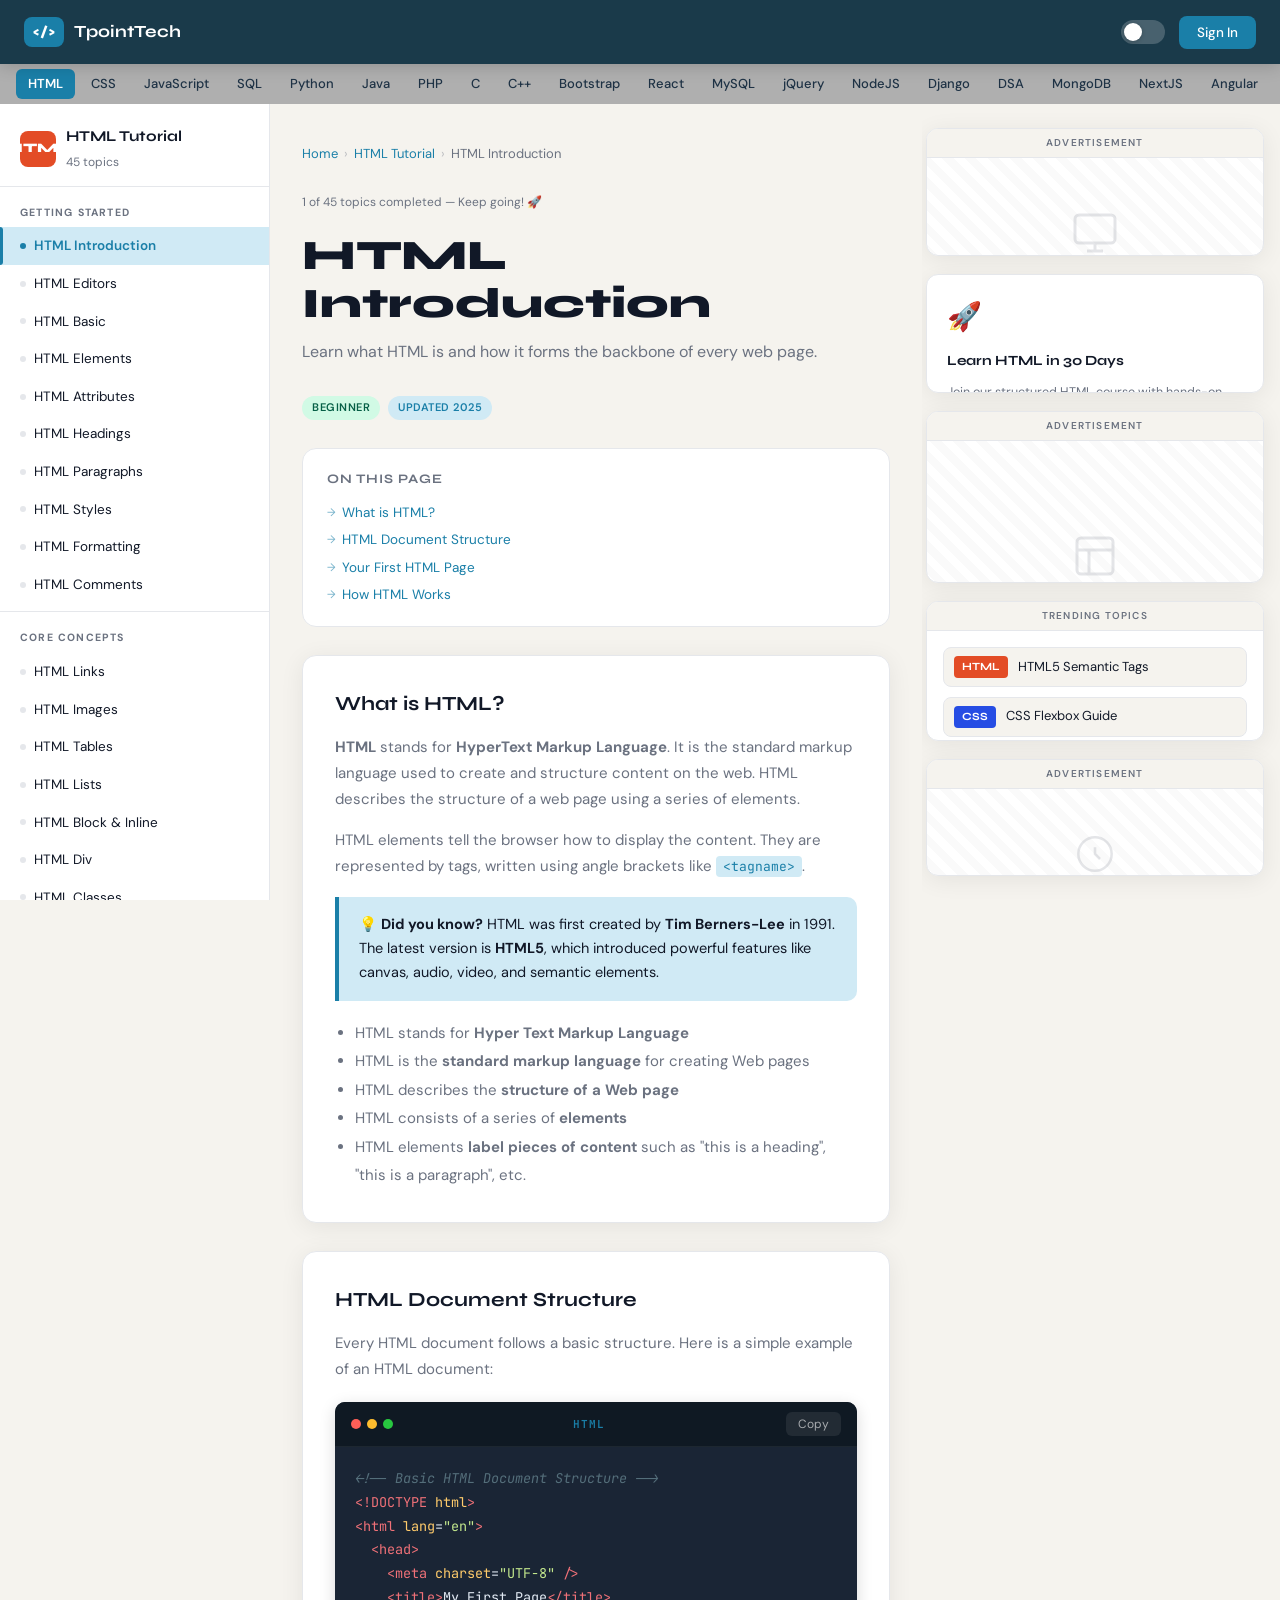
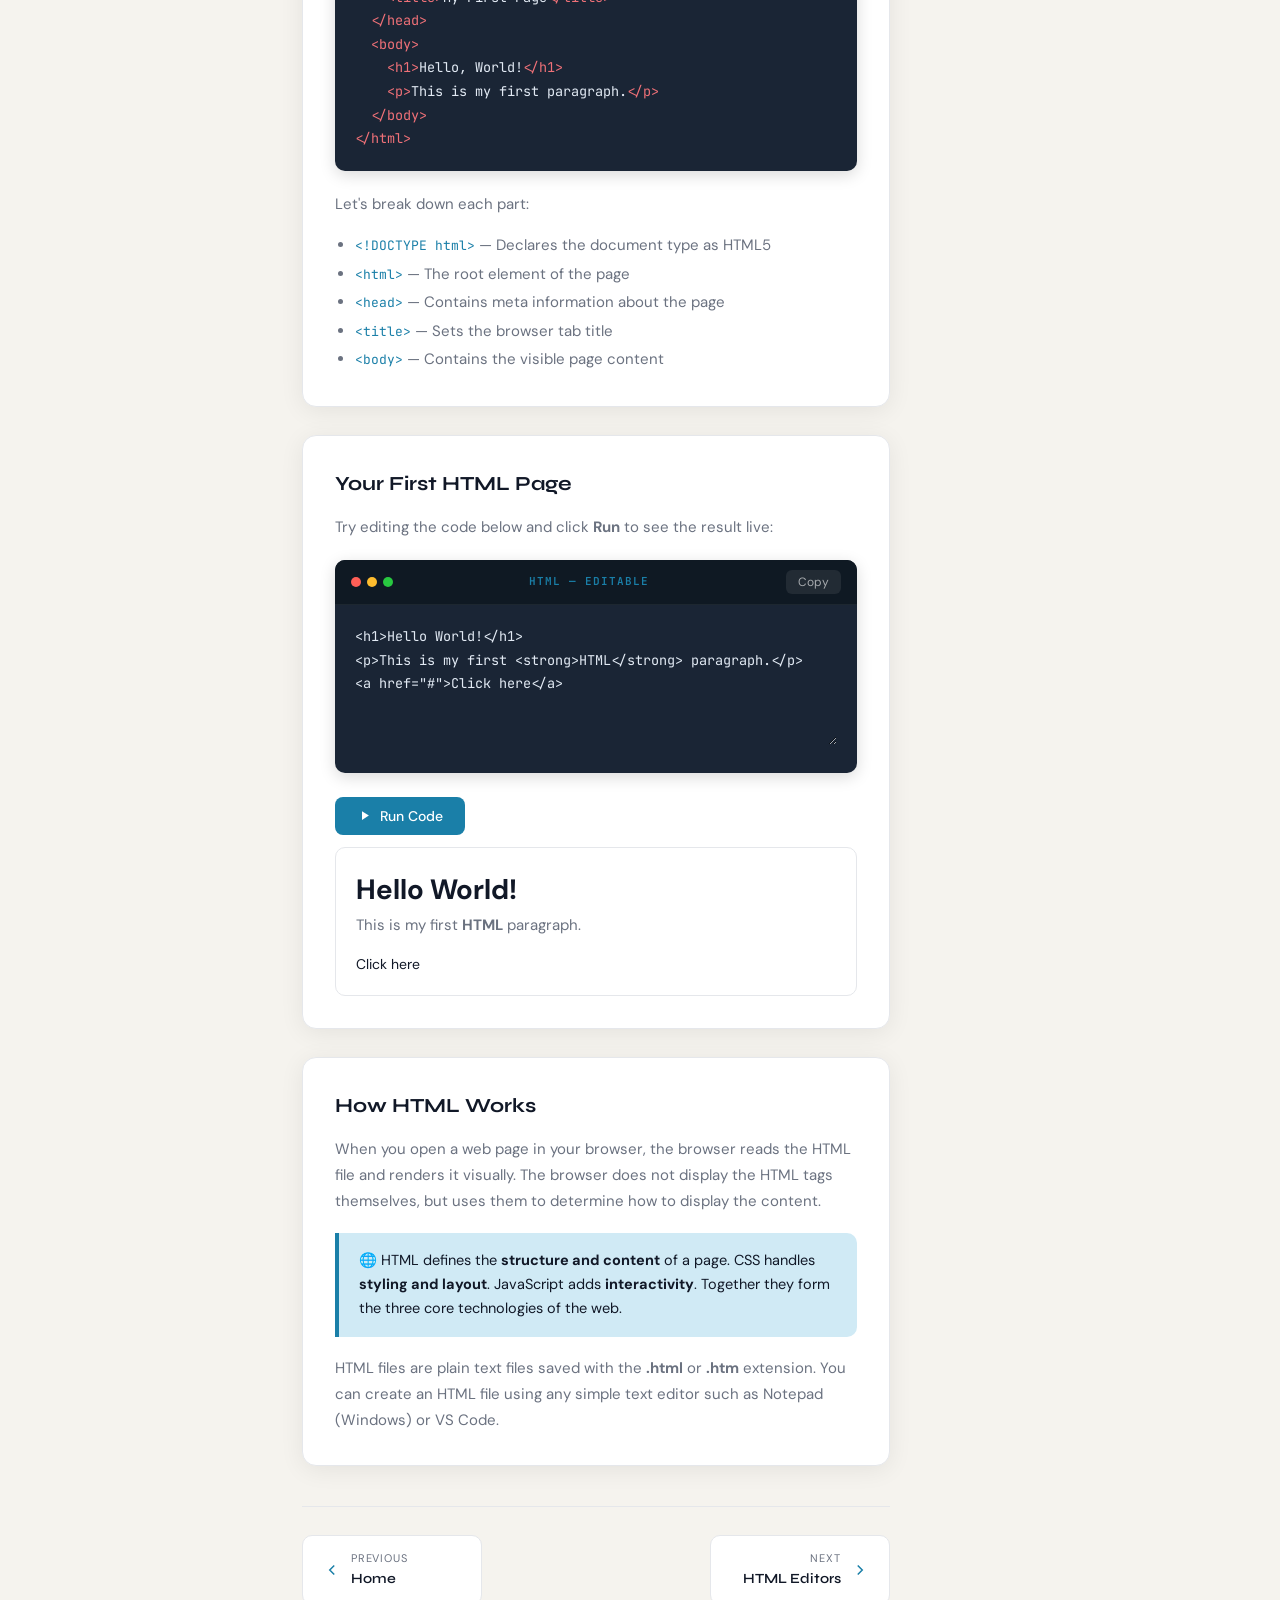
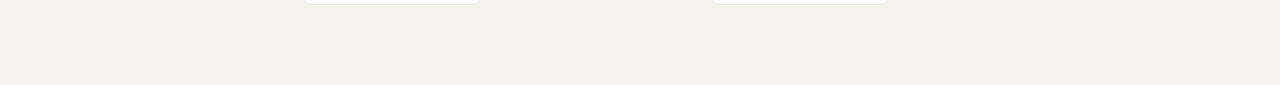
<file: html-page.html>
<!DOCTYPE html>
<html lang="en">
<head>
  <meta charset="UTF-8" />
  <meta name="viewport" content="width=device-width, initial-scale=1.0"/>
  <title>HTML Tutorial — TpointTech</title>
  <link href="https://fonts.googleapis.com/css2?family=Syne:wght@400;600;700;800&family=DM+Sans:ital,wght@0,300;0,400;0,500;1,300&family=JetBrains+Mono:wght@400;500&display=swap" rel="stylesheet"/>
  <style>
    :root {
      --bg:           #f5f3ee;
      --bg-card:      #ffffff;
      --bg-nav:       #1a3a4a;
      --bg-footer:    #1e2d3d;
      --bg-sidebar:   #ffffff;
      --text-primary: #111827;
      --text-muted:   #6b7280;
      --text-nav:     #e2eff8;
      --accent:       #1a7fa8;
      --accent-light: #d0eaf5;
      --border:       #e5e7eb;
      --shadow:       0 4px 24px rgba(0,0,0,0.07);
      --radius:       14px;
      --transition:   0.25s cubic-bezier(.4,0,.2,1);
      --sidebar-w:    270px;
      --topbar-h:     64px;
      --topics-h:     40px;
    }

    body.dark {
      --bg:           #0f1923;
      --bg-card:      #162233;
      --bg-nav:       #0a1520;
      --bg-footer:    #0a1520;
      --bg-sidebar:   #111e2b;
      --text-primary: #e8f0f7;
      --text-muted:   #8ba3b8;
      --border:       #1e3245;
      --accent-light: #0d2f45;
      --shadow:       0 4px 24px rgba(0,0,0,0.3);
    }

    *, *::before, *::after { box-sizing: border-box; margin: 0; padding: 0; }
    html { scroll-behavior: smooth; }
    body {
      font-family: 'DM Sans', sans-serif;
      background: var(--bg);
      color: var(--text-primary);
      line-height: 1.6;
      transition: background var(--transition), color var(--transition);
      overflow-x: hidden;
    }
    a { text-decoration: none; color: inherit; }

    /* ── NAVBAR ── */
    .navbar {
      position: fixed;
      top: 0; left: 0; right: 0;
      z-index: 200;
      background: var(--bg-nav);
      height: var(--topbar-h);
      box-shadow: 0 2px 16px rgba(0,0,0,0.18);
    }
    .nav-inner {
      max-width: 100%;
      padding: 0 24px;
      display: flex;
      align-items: center;
      justify-content: space-between;
      height: 100%;
      gap: 20px;
    }
    .nav-logo { display: flex; align-items: center; gap: 10px; flex-shrink: 0; }
    .logo-icon {
      background: var(--accent);
      color: #fff;
      font-family: 'Syne', sans-serif;
      font-weight: 800;
      font-size: 13px;
      padding: 5px 9px;
      border-radius: 8px;
    }
    .logo-text {
      font-family: 'Syne', sans-serif;
      font-weight: 700;
      font-size: 17px;
      color: #fff;
    }
    .nav-right { display: flex; align-items: center; gap: 14px; flex-shrink: 0; }
    .nav-btnn {
      background: var(--accent);
      color: #fff;
      border: none;
      padding: 8px 18px;
      border-radius: 8px;
      font-family: 'DM Sans', sans-serif;
      font-size: 13.5px;
      font-weight: 500;
      cursor: pointer;
      transition: opacity var(--transition);
    }
    .nav-btnn:hover { opacity: 0.85; }

    /* Theme Toggle */
    .theme-toggle { cursor: pointer; display: flex; align-items: center; }
    .theme-toggle input { display: none; }
    .toggle-track {
      width: 44px; height: 24px;
      background: rgba(255,255,255,0.2);
      border-radius: 12px;
      position: relative;
      transition: background var(--transition);
      display: flex; align-items: center; padding: 0 3px;
    }
    .theme-toggle input:checked + .toggle-track { background: var(--accent); }
    .toggle-thumb {
      width: 18px; height: 18px;
      background: #fff; border-radius: 50%;
      transition: transform var(--transition);
      box-shadow: 0 1px 4px rgba(0,0,0,0.2);
    }
    .theme-toggle input:checked + .toggle-track .toggle-thumb { transform: translateX(20px); }

    /* ── TOPICS BAR ── */
    .nav-topics {
      position: fixed;
      top: var(--topbar-h);
      left: 0; right: 0;
      z-index: 190;
      height: var(--topics-h);
      list-style: none;
      display: flex;
      align-items: center;
      gap: 4px;
      overflow-x: auto;
      padding: 0 16px;
      scrollbar-width: none;
      background: #afafaf;
    }
    .nav-topics::-webkit-scrollbar { display: none; }
    .nav-topics li a {
      font-size: 13px;
      font-weight: 500;
      padding: 5px 12px;
      border-radius: 6px;
      white-space: nowrap;
      color: #1e3245;
      transition: background var(--transition);
      display: block;
    }
    .nav-topics li a:hover,
    .nav-topics li a.active {
      background: rgba(26,63,90,0.15);
      color: #0a1f30;
      font-weight: 600;
    }
    .nav-topics li a.active {
      background: var(--accent);
      color: #fff;
    }

    /* ── LAYOUT ── */
    .page-layout {
      display: flex;
      margin-top: calc(var(--topbar-h) + var(--topics-h));
      min-height: calc(100vh - var(--topbar-h) - var(--topics-h));
    }

    /* ── SIDEBAR ── */
    .sidebar {
      width: var(--sidebar-w);
      flex-shrink: 0;
      position: fixed;
      top: calc(var(--topbar-h) + var(--topics-h));
      left: 0;
      bottom: 0;
      background: var(--bg-sidebar);
      border-right: 1px solid var(--border);
      overflow-y: auto;
      scrollbar-width: thin;
      scrollbar-color: var(--border) transparent;
      transition: background var(--transition), transform var(--transition);
      z-index: 100;
    }
    .sidebar::-webkit-scrollbar { width: 4px; }
    .sidebar::-webkit-scrollbar-track { background: transparent; }
    .sidebar::-webkit-scrollbar-thumb { background: var(--border); border-radius: 4px; }

    .sidebar-header {
      padding: 20px 20px 12px;
      border-bottom: 1px solid var(--border);
      display: flex;
      align-items: center;
      gap: 10px;
    }
    .sidebar-header .lang-icon {
      width: 36px; height: 36px;
      background: #e34c26;
      border-radius: 8px;
      display: flex; align-items: center; justify-content: center;
      color: #fff;
      font-weight: 800;
      font-family: 'Syne', sans-serif;
      font-size: 13px;
      flex-shrink: 0;
    }
    .sidebar-header h3 {
      font-family: 'Syne', sans-serif;
      font-size: 15px;
      font-weight: 700;
      color: var(--text-primary);
    }
    .sidebar-header span {
      font-size: 12px;
      color: var(--text-muted);
    }

    .sidebar-section { padding: 8px 0; border-bottom: 1px solid var(--border); }
    .sidebar-section:last-child { border-bottom: none; }

    .sidebar-section-title {
      padding: 10px 20px 6px;
      font-size: 10.5px;
      font-weight: 700;
      text-transform: uppercase;
      letter-spacing: 1.2px;
      color: var(--text-muted);
    }

    .sidebar-link {
      display: flex;
      align-items: center;
      gap: 8px;
      padding: 8px 20px;
      font-size: 13.5px;
      color: var(--text-primary);
      transition: background var(--transition), color var(--transition);
      cursor: pointer;
      position: relative;
    }
    .sidebar-link:hover {
      background: var(--accent-light);
      color: var(--accent);
    }
    .sidebar-link.active {
      background: var(--accent-light);
      color: var(--accent);
      font-weight: 600;
    }
    .sidebar-link.active::before {
      content: '';
      position: absolute;
      left: 0; top: 0; bottom: 0;
      width: 3px;
      background: var(--accent);
      border-radius: 0 3px 3px 0;
    }
    .sidebar-link .dot {
      width: 6px; height: 6px;
      border-radius: 50%;
      background: var(--border);
      flex-shrink: 0;
    }
    .sidebar-link.active .dot,
    .sidebar-link:hover .dot { background: var(--accent); }

    /* Mobile sidebar toggle */
    .sidebar-overlay {
      display: none;
      position: fixed;
      inset: 0;
      background: rgba(0,0,0,0.4);
      z-index: 99;
    }
    .sidebar-toggle {
      display: none;
      background: var(--accent);
      color: #fff;
      border: none;
      padding: 7px 12px;
      border-radius: 8px;
      cursor: pointer;
      font-size: 18px;
      line-height: 1;
    }

    /* ── MAIN CONTENT ── */
    .main-content {
      margin-left: var(--sidebar-w);
      flex: 1;
      padding: 40px 32px 80px;
      min-width: 0;
    }

    /* ── RIGHT AD COLUMN ── */
    .ad-column {
      width: 28%;
      flex-shrink: 0;
      padding: 24px 16px 24px 4px;
      display: flex;
      flex-direction: column;
      gap: 18px;
      position: sticky;
      top: calc(var(--topbar-h) + var(--topics-h));
      align-self: flex-start;
      max-height: calc(100vh - var(--topbar-h) - var(--topics-h));
      overflow-y: auto;
      scrollbar-width: none;
    }
    .ad-column::-webkit-scrollbar { display: none; }
    .ad-box {
      background: var(--bg-card);
      border: 1px solid var(--border);
      border-radius: 12px;
      overflow: hidden;
      box-shadow: var(--shadow);
    }
    .ad-box-label {
      font-size: 10px; font-weight: 600;
      text-transform: uppercase; letter-spacing: 1.2px;
      color: var(--text-muted); text-align: center;
      padding: 6px; border-bottom: 1px solid var(--border);
      background: var(--bg);
    }
    .ad-placeholder {
      display: flex; flex-direction: column;
      align-items: center; justify-content: center;
      gap: 8px; padding: 32px 16px; min-height: 200px;
      color: var(--text-muted); font-size: 13px; text-align: center;
      background: repeating-linear-gradient(45deg, transparent, transparent 8px, rgba(0,0,0,0.018) 8px, rgba(0,0,0,0.018) 16px);
    }
    body.dark .ad-placeholder {
      background: repeating-linear-gradient(45deg, transparent, transparent 8px, rgba(255,255,255,0.025) 8px, rgba(255,255,255,0.025) 16px);
    }
    .ad-placeholder svg { opacity: 0.18; margin-bottom: 4px; }
    .ad-placeholder p { opacity: 0.4; font-size: 12px; }
    .ad-promo { padding: 20px; display: flex; flex-direction: column; gap: 10px; }
    .ad-promo h4 { font-family: 'Syne', sans-serif; font-size: 14px; font-weight: 700; color: var(--text-primary); }
    .ad-promo p { font-size: 12.5px; color: var(--text-muted); line-height: 1.6; }
    .ad-promo-btn {
      display: block; width: 100%; background: var(--accent); color: #fff;
      text-align: center; padding: 9px 16px; border-radius: 8px;
      font-size: 13px; font-weight: 600; cursor: pointer; border: none;
      font-family: 'DM Sans', sans-serif; transition: opacity 0.2s;
    }
    .ad-promo-btn:hover { opacity: 0.85; }

    /* Breadcrumb */
    .breadcrumb {
      display: flex;
      align-items: center;
      gap: 6px;
      font-size: 13px;
      color: var(--text-muted);
      margin-bottom: 28px;
    }
    .breadcrumb a { color: var(--accent); }
    .breadcrumb .sep { opacity: 0.4; }

    /* Page Title */
    .page-title {
      font-family: 'Syne', sans-serif;
      font-size: clamp(28px, 4vw, 42px);
      font-weight: 800;
      color: var(--text-primary);
      line-height: 1.15;
      margin-bottom: 10px;
    }
    .page-subtitle {
      font-size: 16px;
      color: var(--text-muted);
      margin-bottom: 32px;
      line-height: 1.6;
    }

    /* Content Box */
    .content-box {
      background: var(--bg-card);
      border: 1px solid var(--border);
      border-radius: var(--radius);
      padding: 32px;
      margin-bottom: 28px;
      box-shadow: var(--shadow);
    }
    .content-box h2 {
      font-family: 'Syne', sans-serif;
      font-size: 20px;
      font-weight: 700;
      margin-bottom: 14px;
      color: var(--text-primary);
    }
    .content-box p {
      font-size: 15px;
      color: var(--text-muted);
      line-height: 1.75;
      margin-bottom: 14px;
    }
    .content-box p:last-child { margin-bottom: 0; }
    .content-box ul {
      padding-left: 20px;
      color: var(--text-muted);
      font-size: 15px;
      line-height: 1.9;
    }

    /* Highlight box */
    .highlight-box {
      background: var(--accent-light);
      border-left: 4px solid var(--accent);
      border-radius: 0 10px 10px 0;
      padding: 16px 20px;
      margin: 18px 0;
      font-size: 14.5px;
      color: var(--text-primary);
      line-height: 1.65;
    }

    /* Code Block */
    .code-block {
      background: #1a2535;
      border-radius: 10px;
      margin: 20px 0;
      overflow: hidden;
      box-shadow: 0 4px 16px rgba(0,0,0,0.15);
    }
    .code-header {
      display: flex;
      align-items: center;
      justify-content: space-between;
      padding: 10px 16px;
      background: #0f1923;
      border-bottom: 1px solid rgba(255,255,255,0.06);
    }
    .code-header .lang-tag {
      font-size: 11px;
      font-weight: 600;
      text-transform: uppercase;
      letter-spacing: 1px;
      color: var(--accent);
      font-family: 'JetBrains Mono', monospace;
    }
    .code-dots { display: flex; gap: 6px; }
    .code-dots span {
      width: 10px; height: 10px; border-radius: 50%;
    }
    .code-dots span:nth-child(1) { background: #ff5f57; }
    .code-dots span:nth-child(2) { background: #febc2e; }
    .code-dots span:nth-child(3) { background: #28c840; }

    .copy-btn {
      background: rgba(255,255,255,0.08);
      color: rgba(255,255,255,0.6);
      border: none;
      padding: 4px 12px;
      border-radius: 6px;
      font-size: 12px;
      cursor: pointer;
      font-family: 'DM Sans', sans-serif;
      transition: background var(--transition);
    }
    .copy-btn:hover { background: rgba(255,255,255,0.15); color: #fff; }

    .code-body {
      padding: 20px;
      overflow-x: auto;
    }
    .code-body pre {
      font-family: 'JetBrains Mono', monospace;
      font-size: 13.5px;
      line-height: 1.75;
      color: #e2eaf4;
      white-space: pre;
    }
    .kw  { color: #c792ea; }
    .tag { color: #f07178; }
    .attr{ color: #ffcb6b; }
    .str { color: #c3e88d; }
    .cmt { color: #546e7a; font-style: italic; }
    .val { color: #82aaff; }

    /* Try it button */
    .try-btn {
      display: inline-flex;
      align-items: center;
      gap: 8px;
      background: var(--accent);
      color: #fff;
      padding: 10px 22px;
      border-radius: 8px;
      font-size: 14px;
      font-weight: 500;
      font-family: 'DM Sans', sans-serif;
      border: none;
      cursor: pointer;
      margin-top: 4px;
      transition: opacity var(--transition), transform var(--transition);
    }
    .try-btn:hover { opacity: 0.88; transform: translateY(-1px); }
    .try-btn svg { width: 15px; height: 15px; }

    /* Output preview */
    .output-preview {
      background: #fff;
      border: 1px solid var(--border);
      border-radius: 10px;
      padding: 20px;
      margin-top: 12px;
      font-size: 14px;
    }
    body.dark .output-preview { background: #1a2535; color: #e2eaf4; }

    /* ── NAV BUTTONS ── */
    .nav-footer {
      display: flex;
      justify-content: space-between;
      gap: 16px;
      margin-top: 40px;
      padding-top: 28px;
      border-top: 1px solid var(--border);
    }
    .nav-page-btn {
      display: flex;
      align-items: center;
      gap: 10px;
      background: var(--bg-card);
      border: 1px solid var(--border);
      border-radius: 10px;
      padding: 14px 20px;
      cursor: pointer;
      transition: border-color var(--transition), box-shadow var(--transition);
      color: var(--text-primary);
      text-decoration: none;
      min-width: 180px;
    }
    .nav-page-btn:hover {
      border-color: var(--accent);
      box-shadow: 0 0 0 3px var(--accent-light);
    }
    .nav-page-btn.next { margin-left: auto; flex-direction: row-reverse; text-align: right; }
    .nav-page-btn .btn-label { font-size: 11px; color: var(--text-muted); text-transform: uppercase; letter-spacing: 0.8px; }
    .nav-page-btn .btn-title { font-size: 14px; font-weight: 600; font-family: 'Syne', sans-serif; }
    .nav-page-btn svg { width: 18px; height: 18px; flex-shrink: 0; color: var(--accent); }

    /* Progress bar */
    /* ── FIXED READING PROGRESS BAR ── */
    .progress-bar-wrap {
      position: fixed;
      top: calc(var(--topbar-h) + var(--topics-h));
      left: 0;
      right: 0;
      z-index: 180;
      height: 3px;
      background: transparent;
      overflow: hidden;
    }
    .progress-bar {
      height: 100%;
      background: var(--accent);
      width: 0%;
      transition: width 0.15s ease;
      box-shadow: 0 0 8px rgba(26,127,168,0.6);
    }
    .progress-label {
      font-size: 12px;
      color: var(--text-muted);
      margin-bottom: 20px;
    }

    /* Table of contents */
    .toc {
      background: var(--bg-card);
      border: 1px solid var(--border);
      border-radius: var(--radius);
      padding: 20px 24px;
      margin-bottom: 28px;
    }
    .toc h4 {
      font-family: 'Syne', sans-serif;
      font-size: 13px;
      font-weight: 700;
      text-transform: uppercase;
      letter-spacing: 1px;
      color: var(--text-muted);
      margin-bottom: 12px;
    }
    .toc ul { list-style: none; display: flex; flex-direction: column; gap: 6px; }
    .toc ul li a {
      font-size: 13.5px;
      color: var(--accent);
      display: flex;
      align-items: center;
      gap: 6px;
    }
    .toc ul li a::before {
      content: '→';
      font-size: 11px;
      opacity: 0.6;
    }
    .toc ul li a:hover { text-decoration: underline; }

    /* Badge */
    .badge {
      display: inline-flex;
      align-items: center;
      padding: 3px 10px;
      border-radius: 50px;
      font-size: 11px;
      font-weight: 600;
      letter-spacing: 0.5px;
      text-transform: uppercase;
    }
    .badge-beginner { background: #d1fae5; color: #065f46; }
    body.dark .badge-beginner { background: #064e3b; color: #6ee7b7; }
    .badge-updated { background: var(--accent-light); color: var(--accent); }

    /* Responsive */
    @media (max-width: 1100px) {
      .ad-column { display: none; }
    }
    @media (max-width: 1100px) {
      .ad-column { display: none; }
    }
    @media (max-width: 900px) {
      .main-content { margin-left: 0; padding: 28px 20px 60px; }
      .sidebar { transform: translateX(-100%); }
      .sidebar.open { transform: translateX(0); }
      .sidebar-overlay.visible { display: block; }
      .sidebar-toggle { display: flex; align-items: center; justify-content: center; }
    }

    @keyframes fadeUp {
      from { opacity: 0; transform: translateY(16px); }
      to   { opacity: 1; transform: translateY(0); }
    }
    .content-box, .toc, .code-block { animation: fadeUp 0.4s ease both; }
    .content-box:nth-child(2) { animation-delay: 0.05s; }
    .content-box:nth-child(3) { animation-delay: 0.1s; }
    .content-box:nth-child(4) { animation-delay: 0.15s; }
  </style>
</head>
<body>

  <!-- NAVBAR -->
  <header class="navbar">
    <nav class="nav-inner">
      <div style="display:flex;align-items:center;gap:14px;">
        <button class="sidebar-toggle" id="sidebarToggle">☰</button>
        <div class="nav-logo">
          <span class="logo-icon">&lt;/&gt;</span>
          <span class="logo-text">TpointTech</span>
        </div>
      </div>
      <div class="nav-right">
        <label class="theme-toggle">
          <input type="checkbox" id="themeToggle" />
          <span class="toggle-track"><span class="toggle-thumb"></span></span>
        </label>
        <button class="nav-btnn">Sign In</button>
      </div>
    </nav>
  </header>

  <!-- TOPICS BAR -->
  <ul class="nav-topics">
    <li><a href="#" class="active">HTML</a></li>
    <li><a href="#">CSS</a></li>
    <li><a href="#">JavaScript</a></li>
    <li><a href="#">SQL</a></li>
    <li><a href="#">Python</a></li>
    <li><a href="#">Java</a></li>
    <li><a href="#">PHP</a></li>
    <li><a href="#">C</a></li>
    <li><a href="#">C++</a></li>
    <li><a href="#">Bootstrap</a></li>
    <li><a href="#">React</a></li>
    <li><a href="#">MySQL</a></li>
    <li><a href="#">jQuery</a></li>
    <li><a href="#">NodeJS</a></li>
    <li><a href="#">Django</a></li>
    <li><a href="#">DSA</a></li>
    <li><a href="#">MongoDB</a></li>
    <li><a href="#">NextJS</a></li>
    <li><a href="#">Angular</a></li>
  </ul>

  <!-- FIXED READING PROGRESS BAR -->
  <div class="progress-bar-wrap">
    <div class="progress-bar" id="progressBar"></div>
  </div>

  <div class="sidebar-overlay" id="sidebarOverlay"></div>

  <div class="page-layout">

    <!-- SIDEBAR -->
    <aside class="sidebar" id="sidebar">
      <div class="sidebar-header">
        <div class="lang-icon">HTML</div>
        <div>
          <h3>HTML Tutorial</h3>
          <span>45 topics</span>
        </div>
      </div>

      <div class="sidebar-section">
        <div class="sidebar-section-title">Getting Started</div>
        <a class="sidebar-link active" href="#">
          <span class="dot"></span>HTML Introduction
        </a>
        <a class="sidebar-link" href="#">
          <span class="dot"></span>HTML Editors
        </a>
        <a class="sidebar-link" href="#">
          <span class="dot"></span>HTML Basic
        </a>
        <a class="sidebar-link" href="#">
          <span class="dot"></span>HTML Elements
        </a>
        <a class="sidebar-link" href="#">
          <span class="dot"></span>HTML Attributes
        </a>
        <a class="sidebar-link" href="#">
          <span class="dot"></span>HTML Headings
        </a>
        <a class="sidebar-link" href="#">
          <span class="dot"></span>HTML Paragraphs
        </a>
        <a class="sidebar-link" href="#">
          <span class="dot"></span>HTML Styles
        </a>
        <a class="sidebar-link" href="#">
          <span class="dot"></span>HTML Formatting
        </a>
        <a class="sidebar-link" href="#">
          <span class="dot"></span>HTML Comments
        </a>
      </div>

      <div class="sidebar-section">
        <div class="sidebar-section-title">Core Concepts</div>
        <a class="sidebar-link" href="#">
          <span class="dot"></span>HTML Links
        </a>
        <a class="sidebar-link" href="#">
          <span class="dot"></span>HTML Images
        </a>
        <a class="sidebar-link" href="#">
          <span class="dot"></span>HTML Tables
        </a>
        <a class="sidebar-link" href="#">
          <span class="dot"></span>HTML Lists
        </a>
        <a class="sidebar-link" href="#">
          <span class="dot"></span>HTML Block & Inline
        </a>
        <a class="sidebar-link" href="#">
          <span class="dot"></span>HTML Div
        </a>
        <a class="sidebar-link" href="#">
          <span class="dot"></span>HTML Classes
        </a>
        <a class="sidebar-link" href="#">
          <span class="dot"></span>HTML Id
        </a>
        <a class="sidebar-link" href="#">
          <span class="dot"></span>HTML Iframes
        </a>
        <a class="sidebar-link" href="#">
          <span class="dot"></span>HTML JavaScript
        </a>
      </div>

      <div class="sidebar-section">
        <div class="sidebar-section-title">Forms</div>
        <a class="sidebar-link" href="#">
          <span class="dot"></span>HTML Forms
        </a>
        <a class="sidebar-link" href="#">
          <span class="dot"></span>HTML Form Attributes
        </a>
        <a class="sidebar-link" href="#">
          <span class="dot"></span>HTML Form Elements
        </a>
        <a class="sidebar-link" href="#">
          <span class="dot"></span>HTML Input Types
        </a>
        <a class="sidebar-link" href="#">
          <span class="dot"></span>HTML Input Attributes
        </a>
      </div>

      <div class="sidebar-section">
        <div class="sidebar-section-title">HTML5</div>
        <a class="sidebar-link" href="#">
          <span class="dot"></span>HTML Semantic Elements
        </a>
        <a class="sidebar-link" href="#">
          <span class="dot"></span>HTML Layout
        </a>
        <a class="sidebar-link" href="#">
          <span class="dot"></span>HTML Responsive
        </a>
        <a class="sidebar-link" href="#">
          <span class="dot"></span>HTML Computer Code
        </a>
        <a class="sidebar-link" href="#">
          <span class="dot"></span>HTML Audio
        </a>
        <a class="sidebar-link" href="#">
          <span class="dot"></span>HTML Video
        </a>
        <a class="sidebar-link" href="#">
          <span class="dot"></span>HTML Canvas
        </a>
        <a class="sidebar-link" href="#">
          <span class="dot"></span>HTML SVG
        </a>
        <a class="sidebar-link" href="#">
          <span class="dot"></span>HTML Geolocation
        </a>
        <a class="sidebar-link" href="#">
          <span class="dot"></span>HTML Drag/Drop
        </a>
        <a class="sidebar-link" href="#">
          <span class="dot"></span>HTML Web Storage
        </a>
      </div>

      <div class="sidebar-section">
        <div class="sidebar-section-title">Reference</div>
        <a class="sidebar-link" href="#">
          <span class="dot"></span>HTML Tag Reference
        </a>
        <a class="sidebar-link" href="#">
          <span class="dot"></span>HTML Attributes Reference
        </a>
        <a class="sidebar-link" href="#">
          <span class="dot"></span>HTML Event Reference
        </a>
        <a class="sidebar-link" href="#">
          <span class="dot"></span>HTML Color Names
        </a>
      </div>
    </aside>

    <!-- MAIN CONTENT -->
    <main class="main-content">

      <!-- Breadcrumb -->
      <div class="breadcrumb">
        <a href="#">Home</a>
        <span class="sep">›</span>
        <a href="#">HTML Tutorial</a>
        <span class="sep">›</span>
        <span>HTML Introduction</span>
      </div>

      <!-- Progress label (the bar itself is fixed at top) -->
      <div class="progress-label">1 of 45 topics completed — Keep going! 🚀</div>

      <!-- Title -->
      <h1 class="page-title">HTML Introduction</h1>
      <p class="page-subtitle">Learn what HTML is and how it forms the backbone of every web page.</p>
      <div style="display:flex;gap:8px;margin-bottom:28px;flex-wrap:wrap;">
        <span class="badge badge-beginner">Beginner</span>
        <span class="badge badge-updated">Updated 2025</span>
      </div>

      <!-- Table of Contents -->
      <div class="toc">
        <h4>On this page</h4>
        <ul>
          <li><a href="#what">What is HTML?</a></li>
          <li><a href="#structure">HTML Document Structure</a></li>
          <li><a href="#example">Your First HTML Page</a></li>
          <li><a href="#howitworks">How HTML Works</a></li>
        </ul>
      </div>

      <!-- Section 1 -->
      <div class="content-box" id="what">
        <h2>What is HTML?</h2>
        <p>
          <strong>HTML</strong> stands for <strong>HyperText Markup Language</strong>. It is the standard markup language used to create and structure content on the web. HTML describes the structure of a web page using a series of elements.
        </p>
        <p>
          HTML elements tell the browser how to display the content. They are represented by tags, written using angle brackets like <code style="background:var(--accent-light);color:var(--accent);padding:2px 7px;border-radius:4px;font-family:'JetBrains Mono',monospace;font-size:13px;">&lt;tagname&gt;</code>.
        </p>
        <div class="highlight-box">
          💡 <strong>Did you know?</strong> HTML was first created by <strong>Tim Berners-Lee</strong> in 1991. The latest version is <strong>HTML5</strong>, which introduced powerful features like canvas, audio, video, and semantic elements.
        </div>
        <ul>
          <li>HTML stands for <strong>Hyper Text Markup Language</strong></li>
          <li>HTML is the <strong>standard markup language</strong> for creating Web pages</li>
          <li>HTML describes the <strong>structure of a Web page</strong></li>
          <li>HTML consists of a series of <strong>elements</strong></li>
          <li>HTML elements <strong>label pieces of content</strong> such as "this is a heading", "this is a paragraph", etc.</li>
        </ul>
      </div>

      <!-- Section 2 -->
      <div class="content-box" id="structure">
        <h2>HTML Document Structure</h2>
        <p>Every HTML document follows a basic structure. Here is a simple example of an HTML document:</p>

        <div class="code-block">
          <div class="code-header">
            <div class="code-dots">
              <span></span><span></span><span></span>
            </div>
            <span class="lang-tag">HTML</span>
            <button class="copy-btn" onclick="copyCode(this)">Copy</button>
          </div>
          <div class="code-body">
<pre><span class="cmt">&lt;!-- Basic HTML Document Structure --&gt;</span>
<span class="tag">&lt;!DOCTYPE</span> <span class="attr">html</span><span class="tag">&gt;</span>
<span class="tag">&lt;html</span> <span class="attr">lang</span>=<span class="str">"en"</span><span class="tag">&gt;</span>
  <span class="tag">&lt;head&gt;</span>
    <span class="tag">&lt;meta</span> <span class="attr">charset</span>=<span class="str">"UTF-8"</span> <span class="tag">/&gt;</span>
    <span class="tag">&lt;title&gt;</span>My First Page<span class="tag">&lt;/title&gt;</span>
  <span class="tag">&lt;/head&gt;</span>
  <span class="tag">&lt;body&gt;</span>
    <span class="tag">&lt;h1&gt;</span>Hello, World!<span class="tag">&lt;/h1&gt;</span>
    <span class="tag">&lt;p&gt;</span>This is my first paragraph.<span class="tag">&lt;/p&gt;</span>
  <span class="tag">&lt;/body&gt;</span>
<span class="tag">&lt;/html&gt;</span></pre>
          </div>
        </div>

        <p>Let's break down each part:</p>
        <ul>
          <li><code style="font-family:'JetBrains Mono',monospace;font-size:13px;color:var(--accent);">&lt;!DOCTYPE html&gt;</code> — Declares the document type as HTML5</li>
          <li><code style="font-family:'JetBrains Mono',monospace;font-size:13px;color:var(--accent);">&lt;html&gt;</code> — The root element of the page</li>
          <li><code style="font-family:'JetBrains Mono',monospace;font-size:13px;color:var(--accent);">&lt;head&gt;</code> — Contains meta information about the page</li>
          <li><code style="font-family:'JetBrains Mono',monospace;font-size:13px;color:var(--accent);">&lt;title&gt;</code> — Sets the browser tab title</li>
          <li><code style="font-family:'JetBrains Mono',monospace;font-size:13px;color:var(--accent);">&lt;body&gt;</code> — Contains the visible page content</li>
        </ul>
      </div>

      <!-- Section 3 -->
      <div class="content-box" id="example">
        <h2>Your First HTML Page</h2>
        <p>Try editing the code below and click <strong>Run</strong> to see the result live:</p>

        <div class="code-block">
          <div class="code-header">
            <div class="code-dots">
              <span></span><span></span><span></span>
            </div>
            <span class="lang-tag">HTML — Editable</span>
            <button class="copy-btn" onclick="copyCode(this)">Copy</button>
          </div>
          <div class="code-body">
            <textarea id="liveCode" style="width:100%;background:transparent;border:none;outline:none;font-family:'JetBrains Mono',monospace;font-size:13.5px;color:#e2eaf4;line-height:1.75;resize:vertical;min-height:120px;" spellcheck="false">&lt;h1&gt;Hello World!&lt;/h1&gt;
&lt;p&gt;This is my first &lt;strong&gt;HTML&lt;/strong&gt; paragraph.&lt;/p&gt;
&lt;a href="#"&gt;Click here&lt;/a&gt;</textarea>
          </div>
        </div>

        <button class="try-btn" onclick="runCode()">
          <svg viewBox="0 0 24 24" fill="currentColor"><path d="M8 5v14l11-7z"/></svg>
          Run Code
        </button>

        <div class="output-preview" id="outputPreview">
          <h1>Hello World!</h1>
          <p>This is my first <strong>HTML</strong> paragraph.</p>
          <a href="#">Click here</a>
        </div>
      </div>

      <!-- Section 4 -->
      <div class="content-box" id="howitworks">
        <h2>How HTML Works</h2>
        <p>
          When you open a web page in your browser, the browser reads the HTML file and renders it visually. The browser does not display the HTML tags themselves, but uses them to determine how to display the content.
        </p>
        <div class="highlight-box">
          🌐 HTML defines the <strong>structure and content</strong> of a page. CSS handles <strong>styling and layout</strong>. JavaScript adds <strong>interactivity</strong>. Together they form the three core technologies of the web.
        </div>
        <p>
          HTML files are plain text files saved with the <strong>.html</strong> or <strong>.htm</strong> extension. You can create an HTML file using any simple text editor such as Notepad (Windows) or VS Code.
        </p>
      </div>

      <!-- Prev / Next Navigation -->
      <div class="nav-footer">
        <a class="nav-page-btn" href="#">
          <svg viewBox="0 0 24 24" fill="none" stroke="currentColor" stroke-width="2"><polyline points="15 18 9 12 15 6"/></svg>
          <div>
            <div class="btn-label">Previous</div>
            <div class="btn-title">Home</div>
          </div>
        </a>
        <a class="nav-page-btn next" href="#">
          <svg viewBox="0 0 24 24" fill="none" stroke="currentColor" stroke-width="2"><polyline points="9 18 15 12 9 6"/></svg>
          <div>
            <div class="btn-label">Next</div>
            <div class="btn-title">HTML Editors</div>
          </div>
        </a>
      </div>

    </main>

    <!-- RIGHT AD COLUMN -->
    <aside class="ad-column">

      <!-- Ad Slot 1: Banner -->
      <div class="ad-box">
        <div class="ad-box-label">Advertisement</div>
        <div class="ad-placeholder">
          <svg width="48" height="48" viewBox="0 0 24 24" fill="none" stroke="currentColor" stroke-width="1.5">
            <rect x="2" y="3" width="20" height="14" rx="2"/><path d="M8 21h8M12 17v4"/>
          </svg>
          <p>728×90 Ad Banner<br/>Your ad here</p>
        </div>
      </div>

      <!-- Promo Card -->
      <div class="ad-box">
        <div class="ad-promo">
          <div style="font-size:28px;">🚀</div>
          <h4>Learn HTML in 30 Days</h4>
          <p>Join our structured HTML course with hands-on projects, quizzes and a certificate on completion.</p>
          <button class="ad-promo-btn">Enroll Free →</button>
        </div>
      </div>

      <!-- Ad Slot 2: Rectangle -->
      <div class="ad-box">
        <div class="ad-box-label">Advertisement</div>
        <div class="ad-placeholder" style="min-height:280px;">
          <svg width="48" height="48" viewBox="0 0 24 24" fill="none" stroke="currentColor" stroke-width="1.5">
            <rect x="3" y="3" width="18" height="18" rx="2"/><path d="M3 9h18M9 21V9"/>
          </svg>
          <p>300×250 Rectangle Ad<br/>Your ad here</p>
        </div>
      </div>

      <!-- Trending Topics -->
      <div class="ad-box">
        <div class="ad-box-label">Trending Topics</div>
        <div style="padding:16px;display:flex;flex-direction:column;gap:10px;">
          <a href="#" style="display:flex;align-items:center;gap:10px;font-size:13px;color:var(--text-primary);padding:8px 10px;border-radius:8px;background:var(--bg);border:1px solid var(--border);transition:border-color 0.2s;" onmouseover="this.style.borderColor='var(--accent)'" onmouseout="this.style.borderColor='var(--border)'">
            <span style="background:#e34c26;color:#fff;padding:2px 8px;border-radius:4px;font-size:11px;font-weight:700;font-family:'Syne',sans-serif;flex-shrink:0;">HTML</span>
            HTML5 Semantic Tags
          </a>
          <a href="#" style="display:flex;align-items:center;gap:10px;font-size:13px;color:var(--text-primary);padding:8px 10px;border-radius:8px;background:var(--bg);border:1px solid var(--border);transition:border-color 0.2s;" onmouseover="this.style.borderColor='var(--accent)'" onmouseout="this.style.borderColor='var(--border)'">
            <span style="background:#264de4;color:#fff;padding:2px 8px;border-radius:4px;font-size:11px;font-weight:700;font-family:'Syne',sans-serif;flex-shrink:0;">CSS</span>
            CSS Flexbox Guide
          </a>
          <a href="#" style="display:flex;align-items:center;gap:10px;font-size:13px;color:var(--text-primary);padding:8px 10px;border-radius:8px;background:var(--bg);border:1px solid var(--border);transition:border-color 0.2s;" onmouseover="this.style.borderColor='var(--accent)'" onmouseout="this.style.borderColor='var(--border)'">
            <span style="background:#f7df1e;color:#222;padding:2px 8px;border-radius:4px;font-size:11px;font-weight:700;font-family:'Syne',sans-serif;flex-shrink:0;">JS</span>
            JS Array Methods
          </a>
          <a href="#" style="display:flex;align-items:center;gap:10px;font-size:13px;color:var(--text-primary);padding:8px 10px;border-radius:8px;background:var(--bg);border:1px solid var(--border);transition:border-color 0.2s;" onmouseover="this.style.borderColor='var(--accent)'" onmouseout="this.style.borderColor='var(--border)'">
            <span style="background:#61dafb;color:#222;padding:2px 8px;border-radius:4px;font-size:11px;font-weight:700;font-family:'Syne',sans-serif;flex-shrink:0;">React</span>
            React Hooks Explained
          </a>
        </div>
      </div>

      <!-- Ad Slot 3 -->
      <div class="ad-box">
        <div class="ad-box-label">Advertisement</div>
        <div class="ad-placeholder" style="min-height:180px;">
          <svg width="40" height="40" viewBox="0 0 24 24" fill="none" stroke="currentColor" stroke-width="1.5">
            <circle cx="12" cy="12" r="10"/><path d="M12 8v4l3 3"/>
          </svg>
          <p>300×180 Ad Slot<br/>Your ad here</p>
        </div>
      </div>

    </aside>
  </div>

  <script>
    // Theme toggle
    const toggle = document.getElementById('themeToggle');
    if (localStorage.getItem('theme') === 'dark') {
      document.body.classList.add('dark');
      toggle.checked = true;
    }
    toggle.addEventListener('change', () => {
      document.body.classList.toggle('dark', toggle.checked);
      localStorage.setItem('theme', toggle.checked ? 'dark' : 'light');
    });

    // Sidebar toggle (mobile)
    const sidebarToggle = document.getElementById('sidebarToggle');
    const sidebar = document.getElementById('sidebar');
    const overlay = document.getElementById('sidebarOverlay');

    sidebarToggle.addEventListener('click', () => {
      sidebar.classList.toggle('open');
      overlay.classList.toggle('visible');
    });
    overlay.addEventListener('click', () => {
      sidebar.classList.remove('open');
      overlay.classList.remove('visible');
    });

    // Sidebar active link
    document.querySelectorAll('.sidebar-link').forEach(link => {
      link.addEventListener('click', function(e) {
        e.preventDefault();
        document.querySelectorAll('.sidebar-link').forEach(l => l.classList.remove('active'));
        this.classList.add('active');
      });
    });

    // Topics bar active
    document.querySelectorAll('.nav-topics a').forEach(a => {
      a.addEventListener('click', function(e) {
        e.preventDefault();
        document.querySelectorAll('.nav-topics a').forEach(x => x.classList.remove('active'));
        this.classList.add('active');
      });
    });

    // Copy code
    function copyCode(btn) {
      const pre = btn.closest('.code-block').querySelector('pre, textarea');
      const text = pre ? pre.innerText || pre.value : '';
      navigator.clipboard.writeText(text).then(() => {
        btn.textContent = 'Copied!';
        setTimeout(() => btn.textContent = 'Copy', 2000);
      });
    }

    // Live code runner
    function runCode() {
      const code = document.getElementById('liveCode').value;
      document.getElementById('outputPreview').innerHTML = code;
    }

    // Reading progress bar
    window.addEventListener('scroll', () => {
      const scrollTop = document.documentElement.scrollTop;
      const docHeight = document.documentElement.scrollHeight - document.documentElement.clientHeight;
      const progress = Math.min((scrollTop / docHeight) * 100, 100);
      document.getElementById('progressBar').style.width = progress + '%';
    });
  </script>
</body>
</html>
</file>
